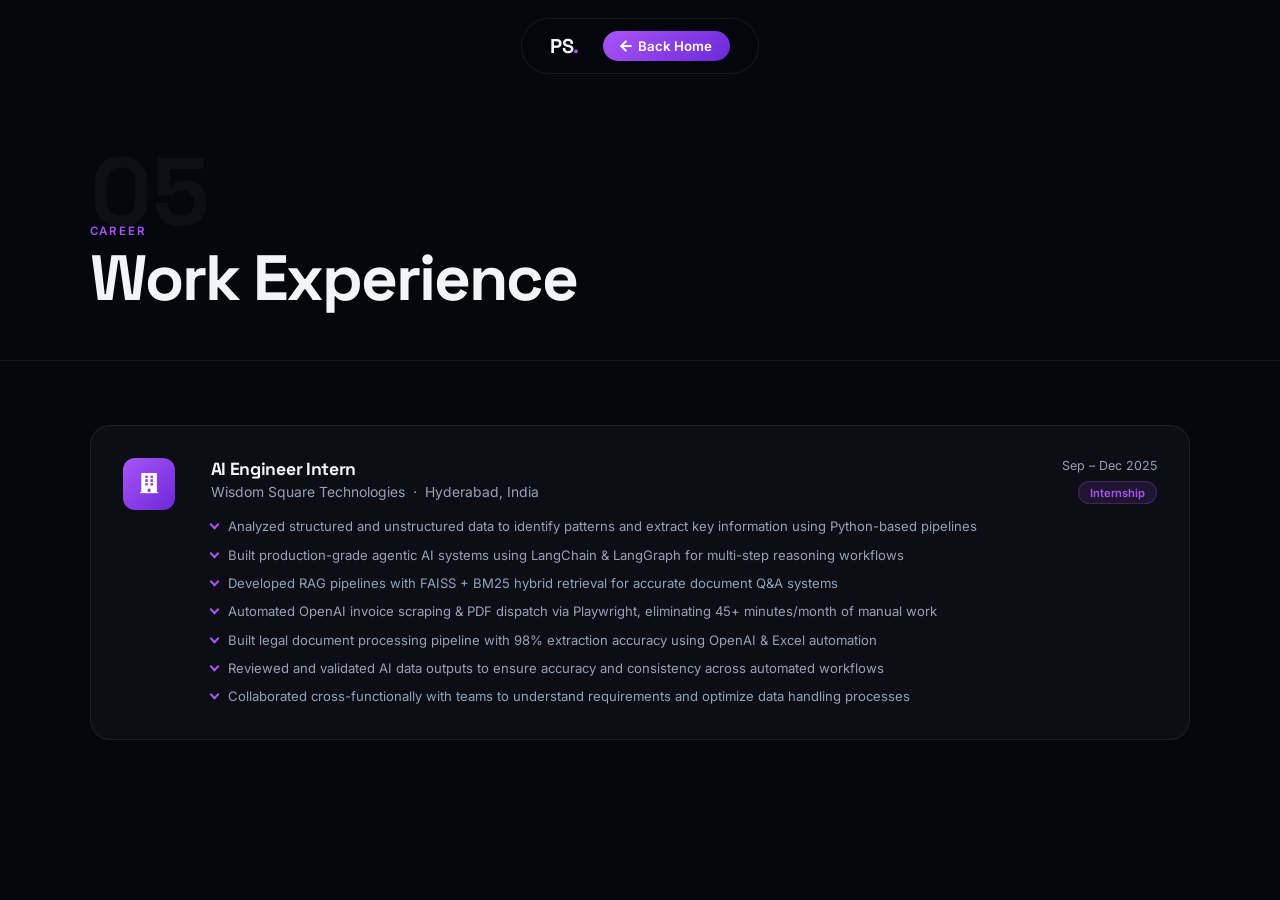
<file: experience/index.html>
<!DOCTYPE html>
<html lang="en">
<head>
    <meta charset="UTF-8">
    <meta name="viewport" content="width=device-width, initial-scale=1.0">
    <link rel="stylesheet" href="./style.css">
    <link rel="stylesheet" href="https://cdnjs.cloudflare.com/ajax/libs/font-awesome/5.15.3/css/all.min.css" integrity="sha512-iBBXm8fW90+nuLcSKlbmrPcLa0OT92xO1BIsZ+ywDWZCvqsWgccV3gFoRBv0z+8dLJgyAHIhR35VZc2oM/gI1w==" crossorigin="anonymous" referrerpolicy="no-referrer" />
    <title>Experience - PoojaSree Abbavathini</title>
</head>
<body oncontextmenu="return false">

<nav class="subpage-nav">
    <a href="/" class="nav-logo">PS<span>.</span></a>
    <a href="/" class="back-btn"><i class="fas fa-arrow-left"></i> Back Home</a>
</nav>

<div class="page-header">
    <div class="page-num">05</div>
    <p class="page-tag">Career</p>
    <h1 class="page-title">Work Experience</h1>
</div>

<main class="exp-page">
    <div class="exp-row reveal">
        <div class="exp-logo"><i class="fas fa-building"></i></div>
        <div class="exp-content">
            <h3>AI Engineer Intern</h3>
            <p class="exp-company">Wisdom Square Technologies &nbsp;&middot;&nbsp; Hyderabad, India</p>
            <ul class="exp-points">
                <li>Analyzed structured and unstructured data to identify patterns and extract key information using Python-based pipelines</li>
                <li>Built production-grade agentic AI systems using LangChain &amp; LangGraph for multi-step reasoning workflows</li>
                <li>Developed RAG pipelines with FAISS + BM25 hybrid retrieval for accurate document Q&amp;A systems</li>
                <li>Automated OpenAI invoice scraping &amp; PDF dispatch via Playwright, eliminating 45+ minutes/month of manual work</li>
                <li>Built legal document processing pipeline with 98% extraction accuracy using OpenAI &amp; Excel automation</li>
                <li>Reviewed and validated AI data outputs to ensure accuracy and consistency across automated workflows</li>
                <li>Collaborated cross-functionally with teams to understand requirements and optimize data handling processes</li>
            </ul>
        </div>
        <div class="exp-meta">
            <span class="exp-date">Sep &ndash; Dec 2025</span>
            <span class="exp-badge">Internship</span>
        </div>
    </div>
</main>

<a href="#" id="scroll-top" aria-label="Back to top"><i class="fas fa-arrow-up"></i></a>

<script>
window.addEventListener('scroll', function() {
  var btn = document.getElementById('scroll-top');
  if (btn) btn.classList.toggle('active', window.scrollY > 300);
});
(function() {
  var obs = new IntersectionObserver(function(entries) {
    entries.forEach(function(e) { if (e.isIntersecting) e.target.classList.add('visible'); });
  }, { threshold: 0.1 });
  document.querySelectorAll('.reveal').forEach(function(el) { obs.observe(el); });
})();
document.addEventListener('visibilitychange', function() {
  document.title = document.visibilityState === 'visible' ? 'Experience - PoojaSree Abbavathini' : 'Come Back!';
});
</script>
</body>
</html>
</file>
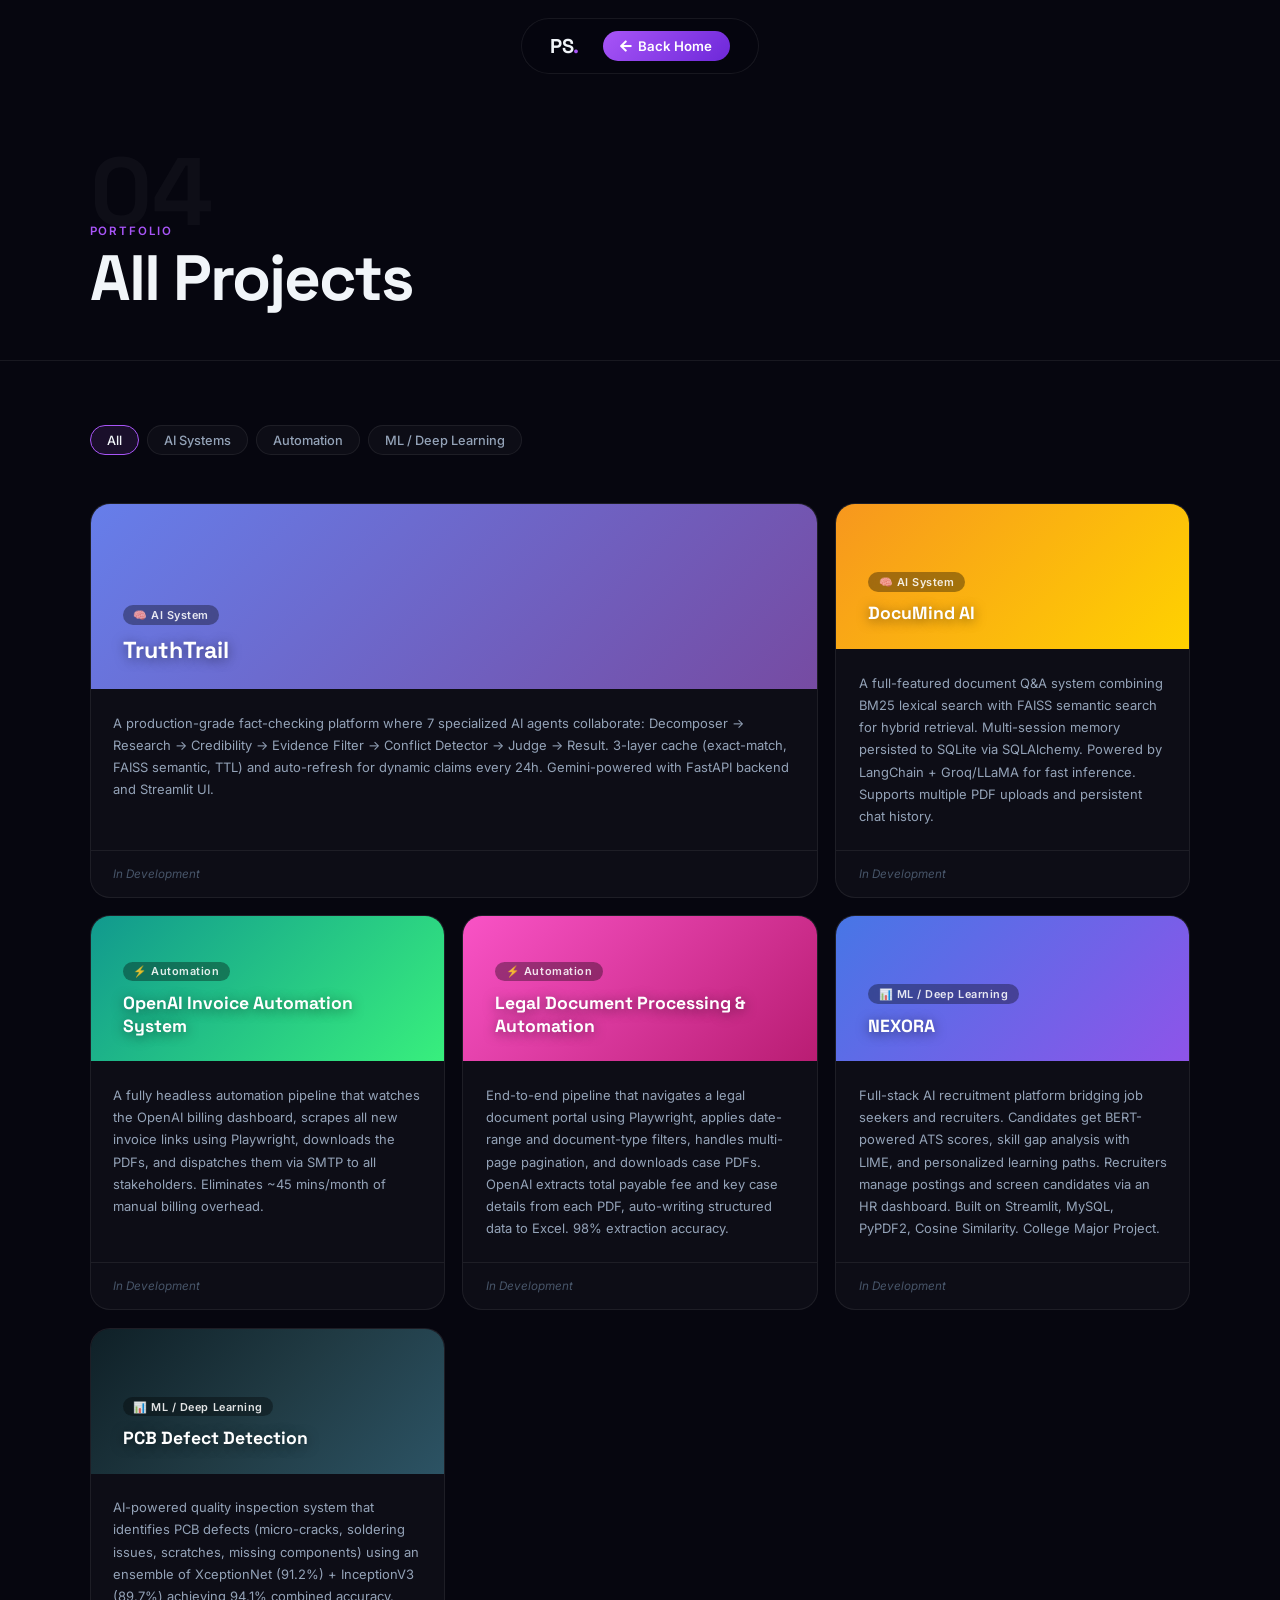
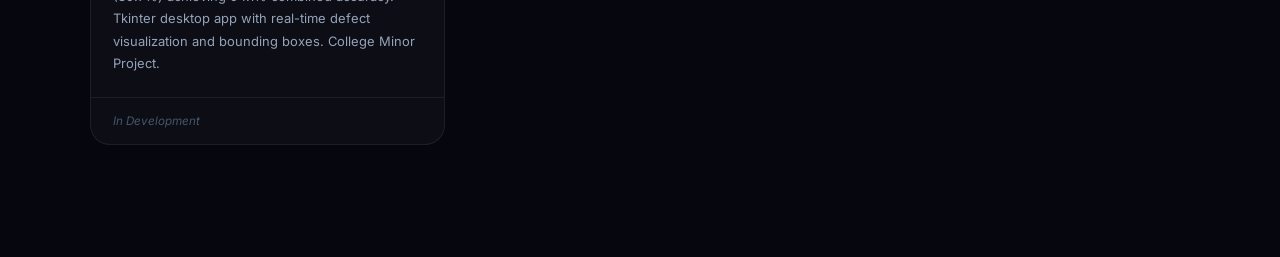
<file: projects/index.html>
<!DOCTYPE html>
<html lang="en">
<head>
    <meta charset="UTF-8">
    <meta name="viewport" content="width=device-width, initial-scale=1.0">
    <link rel="stylesheet" href="./style.css">
    <link rel="stylesheet" href="https://cdnjs.cloudflare.com/ajax/libs/font-awesome/5.15.3/css/all.min.css" integrity="sha512-iBBXm8fW90+nuLcSKlbmrPcLa0OT92xO1BIsZ+ywDWZCvqsWgccV3gFoRBv0z+8dLJgyAHIhR35VZc2oM/gI1w==" crossorigin="anonymous" referrerpolicy="no-referrer" />
    <title>Projects - PoojaSree Abbavathini</title>
</head>
<body oncontextmenu="return false">

<nav class="subpage-nav">
    <a href="/" class="nav-logo">PS<span>.</span></a>
    <a href="/" class="back-btn"><i class="fas fa-arrow-left"></i> Back Home</a>
</nav>

<div class="page-header">
    <div class="page-num">04</div>
    <p class="page-tag">Portfolio</p>
    <h1 class="page-title">All Projects</h1>
</div>

<main class="projects-page">
    <div class="filter-bar" id="filterBar">
        <button class="filter-btn active" data-filter="all">All</button>
        <button class="filter-btn" data-filter="ai">AI Systems</button>
        <button class="filter-btn" data-filter="automation">Automation</button>
        <button class="filter-btn" data-filter="ml">ML / Deep Learning</button>
    </div>
    <div class="proj-grid" id="projectsContainer"></div>
</main>

<a href="#" id="scroll-top" aria-label="Back to top"><i class="fas fa-arrow-up"></i></a>

<script src="./script.js"></script>
</body>
</html>
</file>
<file: experience/style.css>
@import url("https://fonts.googleapis.com/css2?family=Space+Grotesk:wght@400;500;600;700&family=Inter:wght@300;400;500;600&display=swap");

:root {
  --bg:          #06060f;
  --surface:     rgba(255,255,255,0.033);
  --surface-h:   rgba(255,255,255,0.06);
  --border:      rgba(255,255,255,0.07);
  --border-a:    rgba(168,85,247,0.35);
  --accent:      #a855f7;
  --accent-dim:  rgba(168,85,247,0.12);
  --accent-glow: rgba(168,85,247,0.28);
  --text:        #f1f5f9;
  --text2:       #94a3b8;
  --text3:       #475569;
  --grad:        linear-gradient(135deg, #a855f7 0%, #6d28d9 100%);
  --font-h:      "Space Grotesk", sans-serif;
  --font-b:      "Inter", sans-serif;
  --r:           20px;
  --r-sm:        12px;
}
*, *::before, *::after { margin: 0; padding: 0; box-sizing: border-box; }
html { font-size: 16px; scroll-behavior: smooth; overflow-x: hidden; }
body { background: var(--bg); color: var(--text); font-family: var(--font-b); overflow-x: hidden; -webkit-font-smoothing: antialiased; }
a { text-decoration: none; color: inherit; }
ul { list-style: none; }
button { cursor: pointer; border: none; background: none; font: inherit; }
::-webkit-scrollbar { width: 4px; }
::-webkit-scrollbar-track { background: var(--bg); }
::-webkit-scrollbar-thumb { background: var(--accent); border-radius: 4px; }
::selection { background: var(--accent); color: #fff; }

/* navbar */
.subpage-nav {
  position: fixed; top: 18px; left: 50%; transform: translateX(-50%);
  z-index: 1000; display: flex; align-items: center; gap: 1.5rem;
  padding: 0.75rem 1.75rem;
  background: rgba(6,6,15,0.88); backdrop-filter: blur(24px); -webkit-backdrop-filter: blur(24px);
  border: 1px solid var(--border); border-radius: 100px;
  max-width: 92vw;
}
.subpage-nav .nav-logo { font-family: var(--font-h); font-size: 1.25rem; font-weight: 700; letter-spacing: -0.5px; }
.subpage-nav .nav-logo span { color: var(--accent); }
.subpage-nav .back-btn {
  display: inline-flex; align-items: center; gap: 0.4rem;
  padding: 0.45rem 1.1rem; background: var(--grad);
  color: #fff; border-radius: 100px; font-size: 0.83rem; font-weight: 600;
  white-space: nowrap; transition: opacity 0.2s, transform 0.2s;
  margin-left: auto;
}
.subpage-nav .back-btn:hover { opacity: 0.85; transform: translateY(-1px); }

/* page header */
.page-header {
  padding: 9rem 7vw 3rem;
  border-bottom: 1px solid var(--border);
}
.page-num { font-family: var(--font-h); font-size: 6rem; font-weight: 700; color: rgba(255,255,255,0.035); line-height: 1; user-select: none; margin-bottom: -1rem; }
.page-tag { font-size: 0.72rem; text-transform: uppercase; letter-spacing: 0.16em; color: var(--accent); font-weight: 600; margin-bottom: 0.45rem; }
.page-title { font-family: var(--font-h); font-size: clamp(2rem, 5vw, 4rem); font-weight: 700; line-height: 1.05; letter-spacing: -2px; }

/* reveal */
.reveal { opacity: 0; transform: translateY(30px); transition: opacity 0.7s ease, transform 0.7s ease; }
.reveal.visible { opacity: 1; transform: none; }

/* scroll-top */
#scroll-top {
  position: fixed; bottom: 2rem; right: 2rem;
  width: 44px; height: 44px;
  background: var(--grad); color: #fff; border-radius: 50%;
  display: flex; align-items: center; justify-content: center;
  font-size: 1rem; z-index: 998; opacity: 0; transform: translateY(16px);
  transition: opacity 0.3s, transform 0.3s;
  box-shadow: 0 4px 20px var(--accent-glow);
}
#scroll-top.active { opacity: 1; transform: translateY(0); }
#scroll-top:hover { transform: translateY(-3px) !important; }

@media (max-width: 768px) {
  .subpage-nav { top: 10px; padding: 0.65rem 1.1rem; gap: 0.75rem; }
  .page-header { padding: 7rem 5vw 2.5rem; }
  .page-num { font-size: 3.5rem; }
}

/* experience page */
.exp-page { padding: 4rem 7vw 7rem; }

.exp-row {
  display: grid; grid-template-columns: 56px 1fr auto;
  gap: 2rem; align-items: start;
  padding: 2rem; margin-bottom: 1.2rem;
  background: var(--surface); border: 1px solid var(--border);
  border-radius: var(--r);
  transition: border-color 0.3s, background 0.3s, transform 0.3s;
}
.exp-row:hover { border-color: var(--border-a); background: var(--surface-h); transform: translateX(5px); }
.exp-logo { width: 52px; height: 52px; display: flex; align-items: center; justify-content: center; background: var(--grad); border-radius: var(--r-sm); font-size: 1.3rem; color: #fff; flex-shrink: 0; }
.exp-content h3 { font-family: var(--font-h); font-size: 1.1rem; font-weight: 700; margin-bottom: 0.25rem; letter-spacing: -0.3px; }
.exp-company { font-size: 0.87rem; color: var(--text2); margin-bottom: 1rem; }
.exp-points { display: flex; flex-direction: column; gap: 0.5rem; }
.exp-points li { font-size: 0.82rem; color: var(--text2); display: flex; align-items: flex-start; gap: 0.65rem; line-height: 1.55; }
.exp-points li::before { content: ''; border-left: 2px solid var(--accent); border-bottom: 2px solid var(--accent); width: 7px; height: 7px; transform: rotate(-45deg); margin-top: 5px; flex-shrink: 0; display: block; }
.exp-meta { display: flex; flex-direction: column; align-items: flex-end; gap: 0.5rem; text-align: right; white-space: nowrap; }
.exp-date { font-size: 0.78rem; color: var(--text2); }
.exp-badge { display: inline-block; padding: 0.2rem 0.7rem; background: var(--accent-dim); border: 1px solid rgba(168,85,247,0.25); border-radius: 100px; font-size: 0.7rem; color: var(--accent); font-weight: 600; }

@media (max-width: 768px) {
  .exp-row { grid-template-columns: 1fr; gap: 1rem; }
  .exp-logo { display: none; }
  .exp-meta { flex-direction: row; align-items: center; }
  .exp-page { padding: 3rem 5vw 5rem; }
}
</file>
<file: projects/style.css>
@import url("https://fonts.googleapis.com/css2?family=Space+Grotesk:wght@400;500;600;700&family=Inter:wght@300;400;500;600&display=swap");

:root {
  --bg:          #06060f;
  --surface:     rgba(255,255,255,0.033);
  --surface-h:   rgba(255,255,255,0.06);
  --border:      rgba(255,255,255,0.07);
  --border-a:    rgba(168,85,247,0.35);
  --accent:      #a855f7;
  --accent-dim:  rgba(168,85,247,0.12);
  --accent-glow: rgba(168,85,247,0.28);
  --text:        #f1f5f9;
  --text2:       #94a3b8;
  --text3:       #475569;
  --grad:        linear-gradient(135deg, #a855f7 0%, #6d28d9 100%);
  --font-h:      "Space Grotesk", sans-serif;
  --font-b:      "Inter", sans-serif;
  --r:           20px;
  --r-sm:        12px;
}
*, *::before, *::after { margin: 0; padding: 0; box-sizing: border-box; }
html { font-size: 16px; scroll-behavior: smooth; overflow-x: hidden; }
body { background: var(--bg); color: var(--text); font-family: var(--font-b); overflow-x: hidden; -webkit-font-smoothing: antialiased; }
a { text-decoration: none; color: inherit; }
ul { list-style: none; }
button { cursor: pointer; border: none; background: none; font: inherit; }
::-webkit-scrollbar { width: 4px; }
::-webkit-scrollbar-track { background: var(--bg); }
::-webkit-scrollbar-thumb { background: var(--accent); border-radius: 4px; }
::selection { background: var(--accent); color: #fff; }

/* navbar */
.subpage-nav {
  position: fixed; top: 18px; left: 50%; transform: translateX(-50%);
  z-index: 1000; display: flex; align-items: center; gap: 1.5rem;
  padding: 0.75rem 1.75rem;
  background: rgba(6,6,15,0.88); backdrop-filter: blur(24px); -webkit-backdrop-filter: blur(24px);
  border: 1px solid var(--border); border-radius: 100px;
  max-width: 92vw;
}
.subpage-nav .nav-logo { font-family: var(--font-h); font-size: 1.25rem; font-weight: 700; letter-spacing: -0.5px; }
.subpage-nav .nav-logo span { color: var(--accent); }
.subpage-nav .back-btn {
  display: inline-flex; align-items: center; gap: 0.4rem;
  padding: 0.45rem 1.1rem; background: var(--grad);
  color: #fff; border-radius: 100px; font-size: 0.83rem; font-weight: 600;
  white-space: nowrap; transition: opacity 0.2s, transform 0.2s;
  margin-left: auto;
}
.subpage-nav .back-btn:hover { opacity: 0.85; transform: translateY(-1px); }

/* page header */
.page-header {
  padding: 9rem 7vw 3rem;
  border-bottom: 1px solid var(--border);
}
.page-num { font-family: var(--font-h); font-size: 6rem; font-weight: 700; color: rgba(255,255,255,0.035); line-height: 1; user-select: none; margin-bottom: -1rem; }
.page-tag { font-size: 0.72rem; text-transform: uppercase; letter-spacing: 0.16em; color: var(--accent); font-weight: 600; margin-bottom: 0.45rem; }
.page-title { font-family: var(--font-h); font-size: clamp(2rem, 5vw, 4rem); font-weight: 700; line-height: 1.05; letter-spacing: -2px; }

/* reveal */
.reveal { opacity: 0; transform: translateY(30px); transition: opacity 0.7s ease, transform 0.7s ease; }
.reveal.visible { opacity: 1; transform: none; }

/* scroll-top */
#scroll-top {
  position: fixed; bottom: 2rem; right: 2rem;
  width: 44px; height: 44px;
  background: var(--grad); color: #fff; border-radius: 50%;
  display: flex; align-items: center; justify-content: center;
  font-size: 1rem; z-index: 998; opacity: 0; transform: translateY(16px);
  transition: opacity 0.3s, transform 0.3s;
  box-shadow: 0 4px 20px var(--accent-glow);
}
#scroll-top.active { opacity: 1; transform: translateY(0); }
#scroll-top:hover { transform: translateY(-3px) !important; }

@media (max-width: 768px) {
  .subpage-nav { top: 10px; padding: 0.65rem 1.1rem; gap: 0.75rem; }
  .page-header { padding: 7rem 5vw 2.5rem; }
  .page-num { font-size: 3.5rem; }
}

/* projects grid */
.projects-page { padding: 4rem 7vw 7rem; }

/* filter bar */
.filter-bar {
  display: flex; gap: 0.5rem; flex-wrap: wrap; margin-bottom: 3rem;
}
.filter-btn {
  padding: 0.4rem 1rem;
  background: var(--surface); border: 1px solid var(--border);
  border-radius: 100px; font-size: 0.8rem; color: var(--text2);
  font-weight: 500; font-family: var(--font-b);
  cursor: pointer; transition: all 0.2s;
}
.filter-btn:hover, .filter-btn.active {
  background: var(--accent-dim); border-color: var(--accent); color: var(--text);
}

.proj-grid {
  display: grid; grid-template-columns: repeat(3, 1fr); gap: 1.1rem;
}
.proj-card {
  background: var(--surface); border: 1px solid var(--border);
  border-radius: var(--r); overflow: hidden; display: flex; flex-direction: column;
  transition: border-color 0.3s, transform 0.35s, box-shadow 0.35s;
}
.proj-card:hover { border-color: var(--border-a); transform: translateY(-7px); box-shadow: 0 24px 60px rgba(0,0,0,0.45), 0 0 30px rgba(168,85,247,0.08); }
.proj-card:first-child { grid-column: span 2; }
.proj-header { padding: 2rem 2rem 1.5rem; min-height: 145px; display: flex; flex-direction: column; justify-content: flex-end; }
.proj-card:first-child .proj-header { min-height: 185px; }
.proj-cat { display: inline-block; padding: 0.18rem 0.65rem; background: rgba(0,0,0,0.35); border-radius: 100px; font-size: 0.68rem; color: rgba(255,255,255,0.88); font-weight: 600; letter-spacing: 0.05em; margin-bottom: 0.65rem; width: fit-content; backdrop-filter: blur(6px); }
.proj-header h3 { font-family: var(--font-h); font-size: 1.1rem; font-weight: 700; color: #fff; line-height: 1.3; text-shadow: 0 2px 12px rgba(0,0,0,0.5); }
.proj-card:first-child .proj-header h3 { font-size: 1.45rem; }
.proj-body { padding: 1.4rem; flex: 1; }
.proj-body p { font-size: 0.81rem; line-height: 1.72; color: var(--text2); }
.proj-footer { padding: 1rem 1.4rem; border-top: 1px solid var(--border); display: flex; align-items: center; gap: 0.6rem; }
.proj-link { display: inline-flex; align-items: center; gap: 0.3rem; font-size: 0.76rem; color: var(--accent); font-weight: 600; padding: 0.28rem 0.7rem; border: 1px solid rgba(168,85,247,0.28); border-radius: 100px; transition: all 0.2s; }
.proj-link:hover { background: var(--accent-dim); border-color: var(--accent); }
.proj-wip { font-size: 0.73rem; color: var(--text3); font-style: italic; }

@media (max-width: 1024px) { .proj-grid { grid-template-columns: repeat(2,1fr); } .proj-card:first-child { grid-column: span 2; } }
@media (max-width: 640px) { .proj-grid { grid-template-columns: 1fr; } .proj-card:first-child { grid-column: span 1; } .projects-page { padding: 3rem 5vw 5rem; } }
</file>
